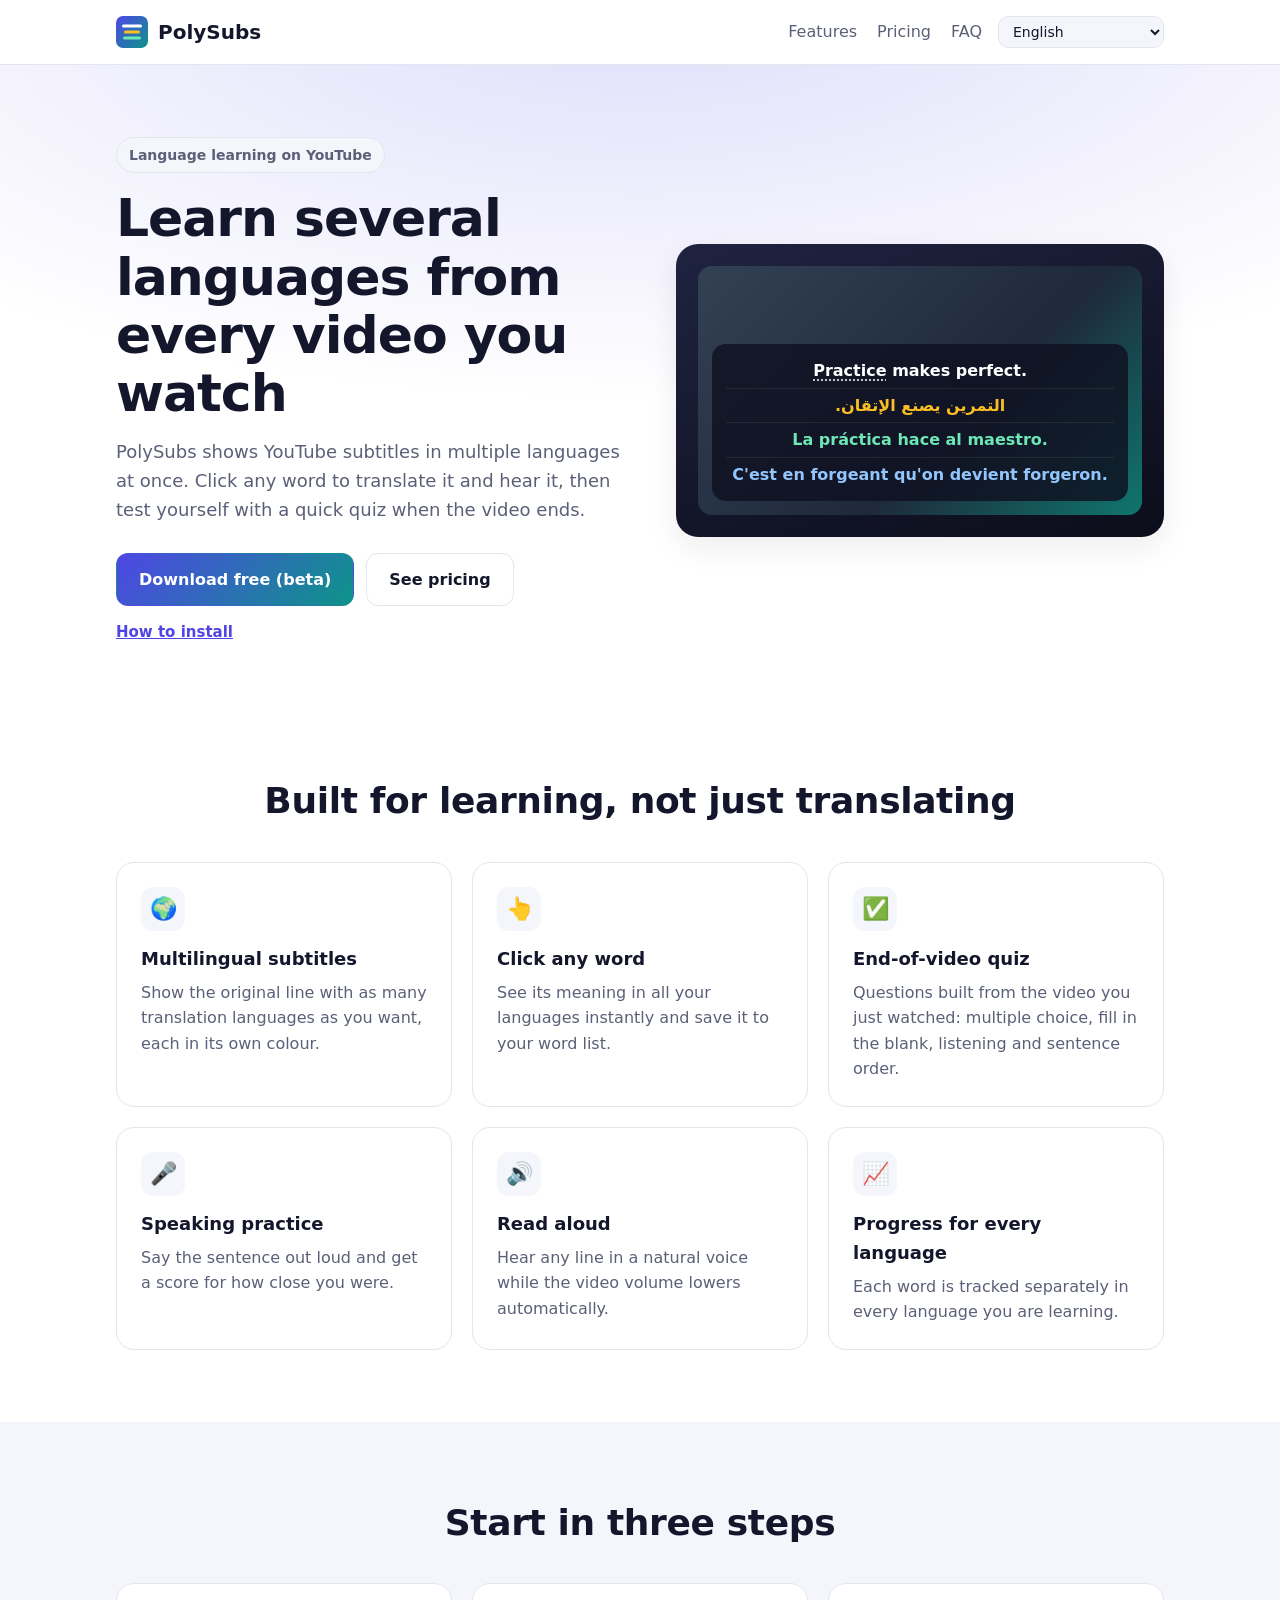
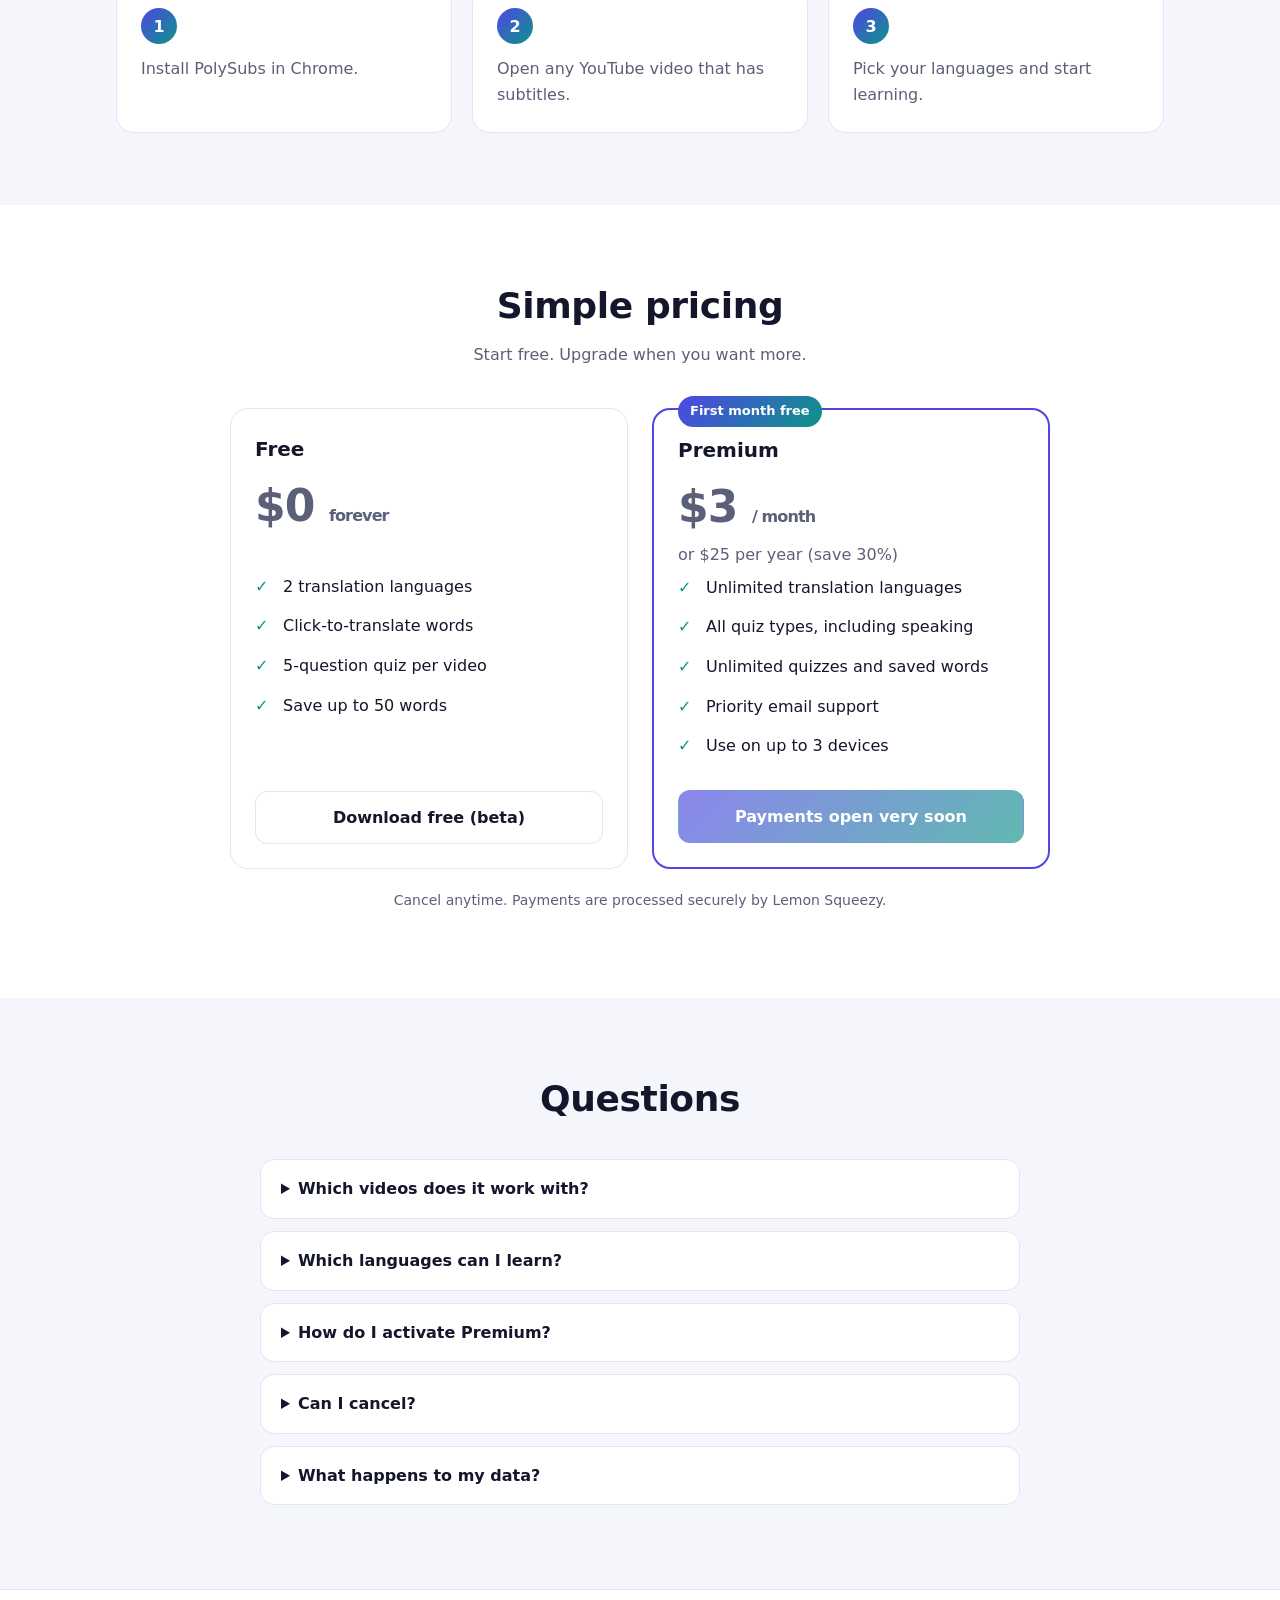
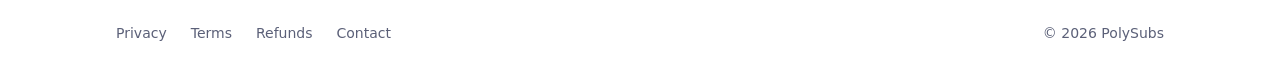
<file: index.html>
<!doctype html>
<html lang="en" dir="ltr">
<head>
  <meta charset="utf-8">
  <meta name="viewport" content="width=device-width, initial-scale=1">
  <title>PolySubs – Multilingual Subtitles & Language Learning</title>
  <meta name="description" content="Watch YouTube with subtitles in several languages at once. Click any word to translate it, take quick quizzes and practise speaking to learn languages faster.">
  <meta name="keywords" content="learn languages, YouTube subtitles, dual subtitles, multilingual subtitles, language learning extension, Chrome extension, vocabulary quiz">
  <link rel="canonical" href="https://ngsnewgenservice-tech.github.io/">
  <link rel="icon" href="assets/icon.svg" type="image/svg+xml">
  <meta property="og:type" content="website">
  <meta property="og:title" content="PolySubs – Multilingual Subtitles & Language Learning">
  <meta property="og:description" content="Subtitles in several languages at once, click-to-translate words and end-of-video quizzes.">
  <meta property="og:url" content="https://ngsnewgenservice-tech.github.io/">
  <meta property="og:image" content="https://ngsnewgenservice-tech.github.io/assets/icon.svg">
  <link rel="alternate" hreflang="x-default" href="https://ngsnewgenservice-tech.github.io/">
  <link rel="alternate" hreflang="en" href="https://ngsnewgenservice-tech.github.io/?lang=en">
  <link rel="alternate" hreflang="ar" href="https://ngsnewgenservice-tech.github.io/?lang=ar">
  <link rel="alternate" hreflang="es" href="https://ngsnewgenservice-tech.github.io/?lang=es">
  <link rel="alternate" hreflang="fr" href="https://ngsnewgenservice-tech.github.io/?lang=fr">
  <link rel="alternate" hreflang="pt" href="https://ngsnewgenservice-tech.github.io/?lang=pt">
  <link rel="alternate" hreflang="zh" href="https://ngsnewgenservice-tech.github.io/?lang=zh">
  <link rel="alternate" hreflang="hi" href="https://ngsnewgenservice-tech.github.io/?lang=hi">
  <link rel="alternate" hreflang="ru" href="https://ngsnewgenservice-tech.github.io/?lang=ru">
  <link rel="alternate" hreflang="id" href="https://ngsnewgenservice-tech.github.io/?lang=id">
  <link rel="alternate" hreflang="de" href="https://ngsnewgenservice-tech.github.io/?lang=de">
  <link rel="stylesheet" href="assets/style.css">
  <script type="application/ld+json">
  {
    "@context": "https://schema.org",
    "@type": "SoftwareApplication",
    "name": "PolySubs",
    "applicationCategory": "EducationalApplication",
    "operatingSystem": "Chrome",
    "description": "Chrome extension that shows YouTube subtitles in several languages at once, with click-to-translate words and end-of-video quizzes for language learning.",
    "offers": [
      { "@type": "Offer", "name": "Free", "price": "0", "priceCurrency": "USD" },
      { "@type": "Offer", "name": "Premium monthly", "price": "3", "priceCurrency": "USD" },
      { "@type": "Offer", "name": "Premium yearly", "price": "25", "priceCurrency": "USD" }
    ]
  }
  </script>
</head>
<body>
  <header class="top">
    <div class="wrap">
      <a class="logo" href="./"><img src="assets/icon.svg" alt="">PolySubs</a>
      <nav class="links">
        <a href="#features" data-i18n="nav_features">Features</a>
        <a href="#pricing" data-i18n="nav_pricing">Pricing</a>
        <a href="#faq" data-i18n="nav_faq">FAQ</a>
      </nav>
      <label class="lang-pick">
        <span class="sr" hidden data-i18n="lang_label">Language</span>
        <select id="lang" aria-label="Language"></select>
      </label>
    </div>
  </header>

  <main>
    <section class="hero">
      <div class="wrap">
        <div>
          <span class="tag" data-i18n="hero_tag">Language learning on YouTube</span>
          <h1 data-i18n="hero_title">Learn several languages from every video you watch</h1>
          <p class="sub" data-i18n="hero_sub">PolySubs shows YouTube subtitles in multiple languages at once.</p>
          <div class="cta-row">
            <a class="btn primary js-install" href="#" data-i18n="cta_install">Add to Chrome — free</a>
            <a class="btn ghost" href="#pricing" data-i18n="hero_cta2">See pricing</a>
          </div>
          <p class="howto"><a class="js-howto" href="install.html" data-i18n="install_help">How to install</a></p>
        </div>
        <div class="demo" dir="ltr" aria-hidden="true">
          <div class="screen">
            <div class="box">
              <div class="ln o"><span class="word">Practice</span> makes perfect.</div>
              <div class="ln a">التمرين يصنع الإتقان.</div>
              <div class="ln b">La práctica hace al maestro.</div>
              <div class="ln c">C'est en forgeant qu'on devient forgeron.</div>
            </div>
          </div>
        </div>
      </div>
    </section>

    <section class="block" id="features">
      <div class="wrap">
        <h2 class="title" data-i18n="feat_title">Built for learning, not just translating</h2>
        <div class="grid">
          <div class="card"><div class="ico">🌍</div><h3 data-i18n="f1_t"></h3><p data-i18n="f1_d"></p></div>
          <div class="card"><div class="ico">👆</div><h3 data-i18n="f2_t"></h3><p data-i18n="f2_d"></p></div>
          <div class="card"><div class="ico">✅</div><h3 data-i18n="f3_t"></h3><p data-i18n="f3_d"></p></div>
          <div class="card"><div class="ico">🎤</div><h3 data-i18n="f4_t"></h3><p data-i18n="f4_d"></p></div>
          <div class="card"><div class="ico">🔊</div><h3 data-i18n="f5_t"></h3><p data-i18n="f5_d"></p></div>
          <div class="card"><div class="ico">📈</div><h3 data-i18n="f6_t"></h3><p data-i18n="f6_d"></p></div>
        </div>
      </div>
    </section>

    <section class="block soft">
      <div class="wrap">
        <h2 class="title" data-i18n="how_title">Start in three steps</h2>
        <div class="steps">
          <div class="card"><p data-i18n="s1"></p></div>
          <div class="card"><p data-i18n="s2"></p></div>
          <div class="card"><p data-i18n="s3"></p></div>
        </div>
      </div>
    </section>

    <section class="block" id="pricing">
      <div class="wrap">
        <h2 class="title" data-i18n="price_title">Simple pricing</h2>
        <p class="lead" data-i18n="price_sub"></p>
        <div class="plans">
          <div class="card plan">
            <h3 data-i18n="free_name">Free</h3>
            <p class="price">$0 <small data-i18n="free_per">forever</small></p>
            <p class="price-alt">&nbsp;</p>
            <ul>
              <li data-i18n="free_1"></li>
              <li data-i18n="free_2"></li>
              <li data-i18n="free_3"></li>
              <li data-i18n="free_4"></li>
            </ul>
            <a class="btn ghost full js-install" href="#" data-i18n="cta_install">Add to Chrome — free</a>
          </div>
          <div class="card plan pro">
            <span class="badge" data-i18n="pro_badge">First month free</span>
            <h3 data-i18n="pro_name">Premium</h3>
            <p class="price">$3 <small data-i18n="per_month">/ month</small></p>
            <p class="price-alt" data-i18n="pro_year">or $25 per year (save 30%)</p>
            <ul>
              <li data-i18n="pro_1"></li>
              <li data-i18n="pro_2"></li>
              <li data-i18n="pro_3"></li>
              <li data-i18n="pro_4"></li>
              <li data-i18n="pro_5"></li>
            </ul>
            <a class="btn primary full js-pro" href="#" data-i18n="pro_get">Get Premium · first month free</a>
          </div>
        </div>
        <p class="note" data-i18n="price_note"></p>
      </div>
    </section>

    <section class="block soft" id="faq">
      <div class="wrap">
        <h2 class="title" data-i18n="faq_title">Questions</h2>
        <div class="faq">
          <details><summary data-i18n="q1"></summary><p data-i18n="a1"></p></details>
          <details><summary data-i18n="q2"></summary><p data-i18n="a2"></p></details>
          <details><summary data-i18n="q3"></summary><p data-i18n="a3"></p></details>
          <details><summary data-i18n="q4"></summary><p data-i18n="a4"></p></details>
          <details><summary data-i18n="q5"></summary><p data-i18n="a5"></p></details>
        </div>
      </div>
    </section>
  </main>

  <footer>
    <div class="wrap">
      <a href="privacy.html" data-i18n="ft_privacy">Privacy</a>
      <a href="terms.html" data-i18n="ft_terms">Terms</a>
      <a href="refund.html" data-i18n="ft_refund">Refunds</a>
      <a class="js-mail" href="#" data-i18n="ft_contact">Contact</a>
      <span class="copy">© 2026 PolySubs</span>
    </div>
  </footer>

  <script src="assets/config.js"></script>
  <script src="assets/i18n.js"></script>
  <script src="assets/app.js"></script>
</body>
</html>
</file>
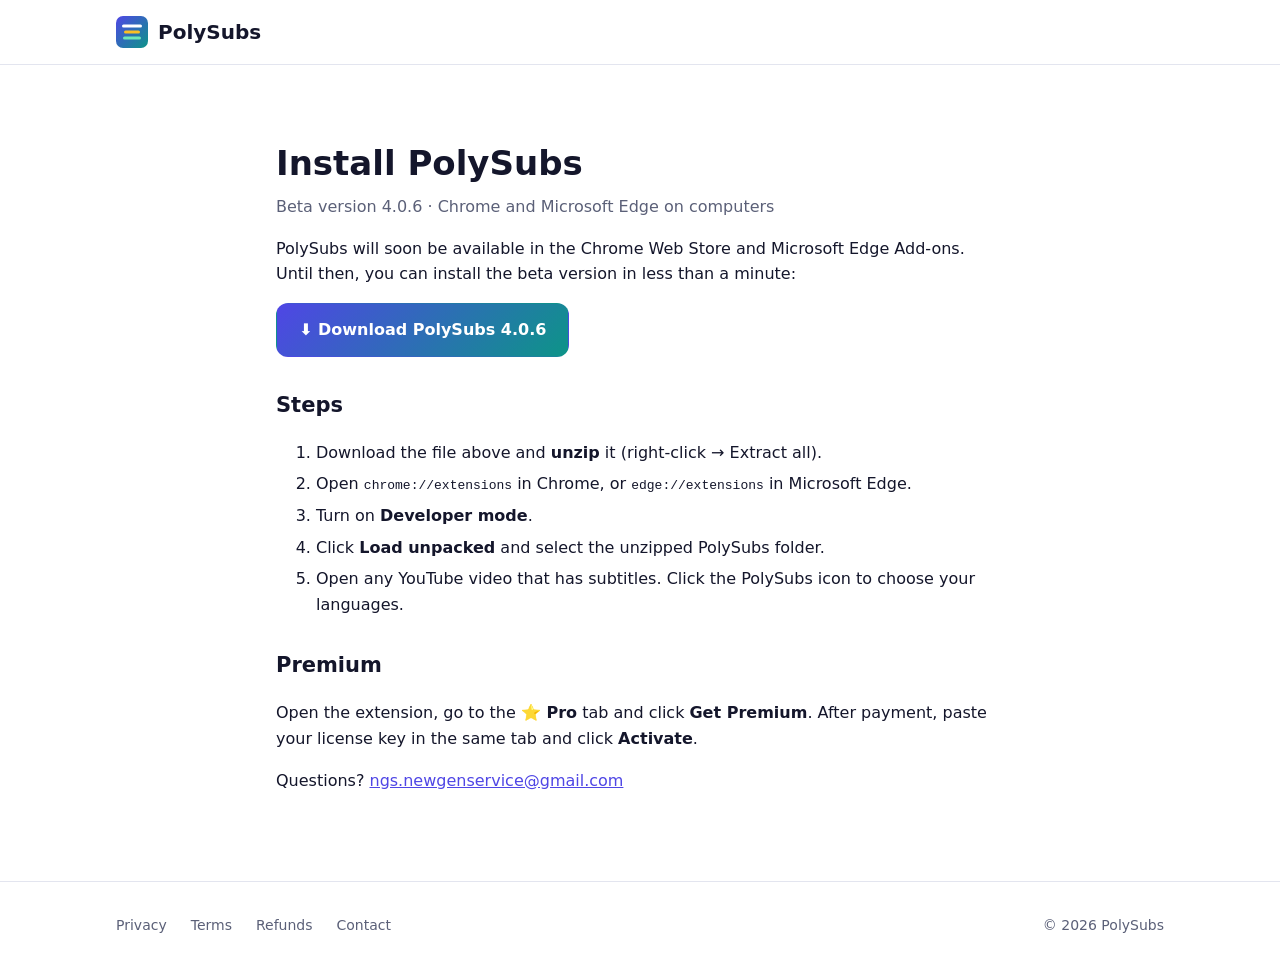
<file: install.html>
<!doctype html>
<html lang="en">
<head>
  <meta charset="utf-8">
  <meta name="viewport" content="width=device-width, initial-scale=1">
  <title>Install PolySubs</title>
  <meta name="description" content="How to install the PolySubs extension in Chrome or Microsoft Edge.">
  <link rel="icon" href="assets/icon.svg" type="image/svg+xml">
  <link rel="stylesheet" href="assets/style.css">
</head>
<body>
  <header class="top"><div class="wrap"><a class="logo" href="./"><img src="assets/icon.svg" alt="">PolySubs</a></div></header>
  <main class="legal">
    <h1>Install PolySubs</h1>
    <p class="date">Beta version 4.0.6 · Chrome and Microsoft Edge on computers</p>
    <p>PolySubs will soon be available in the Chrome Web Store and Microsoft Edge Add-ons. Until then, you can install the beta version in less than a minute:</p>
    <p><a class="btn primary" href="downloads/polysubs-4.0.6.zip" download>⬇ Download PolySubs 4.0.6</a></p>
    <h2>Steps</h2>
    <ol>
      <li>Download the file above and <strong>unzip</strong> it (right-click → Extract all).</li>
      <li>Open <code>chrome://extensions</code> in Chrome, or <code>edge://extensions</code> in Microsoft Edge.</li>
      <li>Turn on <strong>Developer mode</strong>.</li>
      <li>Click <strong>Load unpacked</strong> and select the unzipped PolySubs folder.</li>
      <li>Open any YouTube video that has subtitles. Click the PolySubs icon to choose your languages.</li>
    </ol>
    <h2>Premium</h2>
    <p>Open the extension, go to the <strong>⭐ Pro</strong> tab and click <strong>Get Premium</strong>. After payment, paste your license key in the same tab and click <strong>Activate</strong>.</p>
    <p>Questions? <a href="mailto:ngs.newgenservice@gmail.com">ngs.newgenservice@gmail.com</a></p>
  </main>
  <footer><div class="wrap"><a href="privacy.html">Privacy</a><a href="terms.html">Terms</a><a href="refund.html">Refunds</a><a href="mailto:ngs.newgenservice@gmail.com">Contact</a><span class="copy">© 2026 PolySubs</span></div></footer>
</body>
</html>
</file>
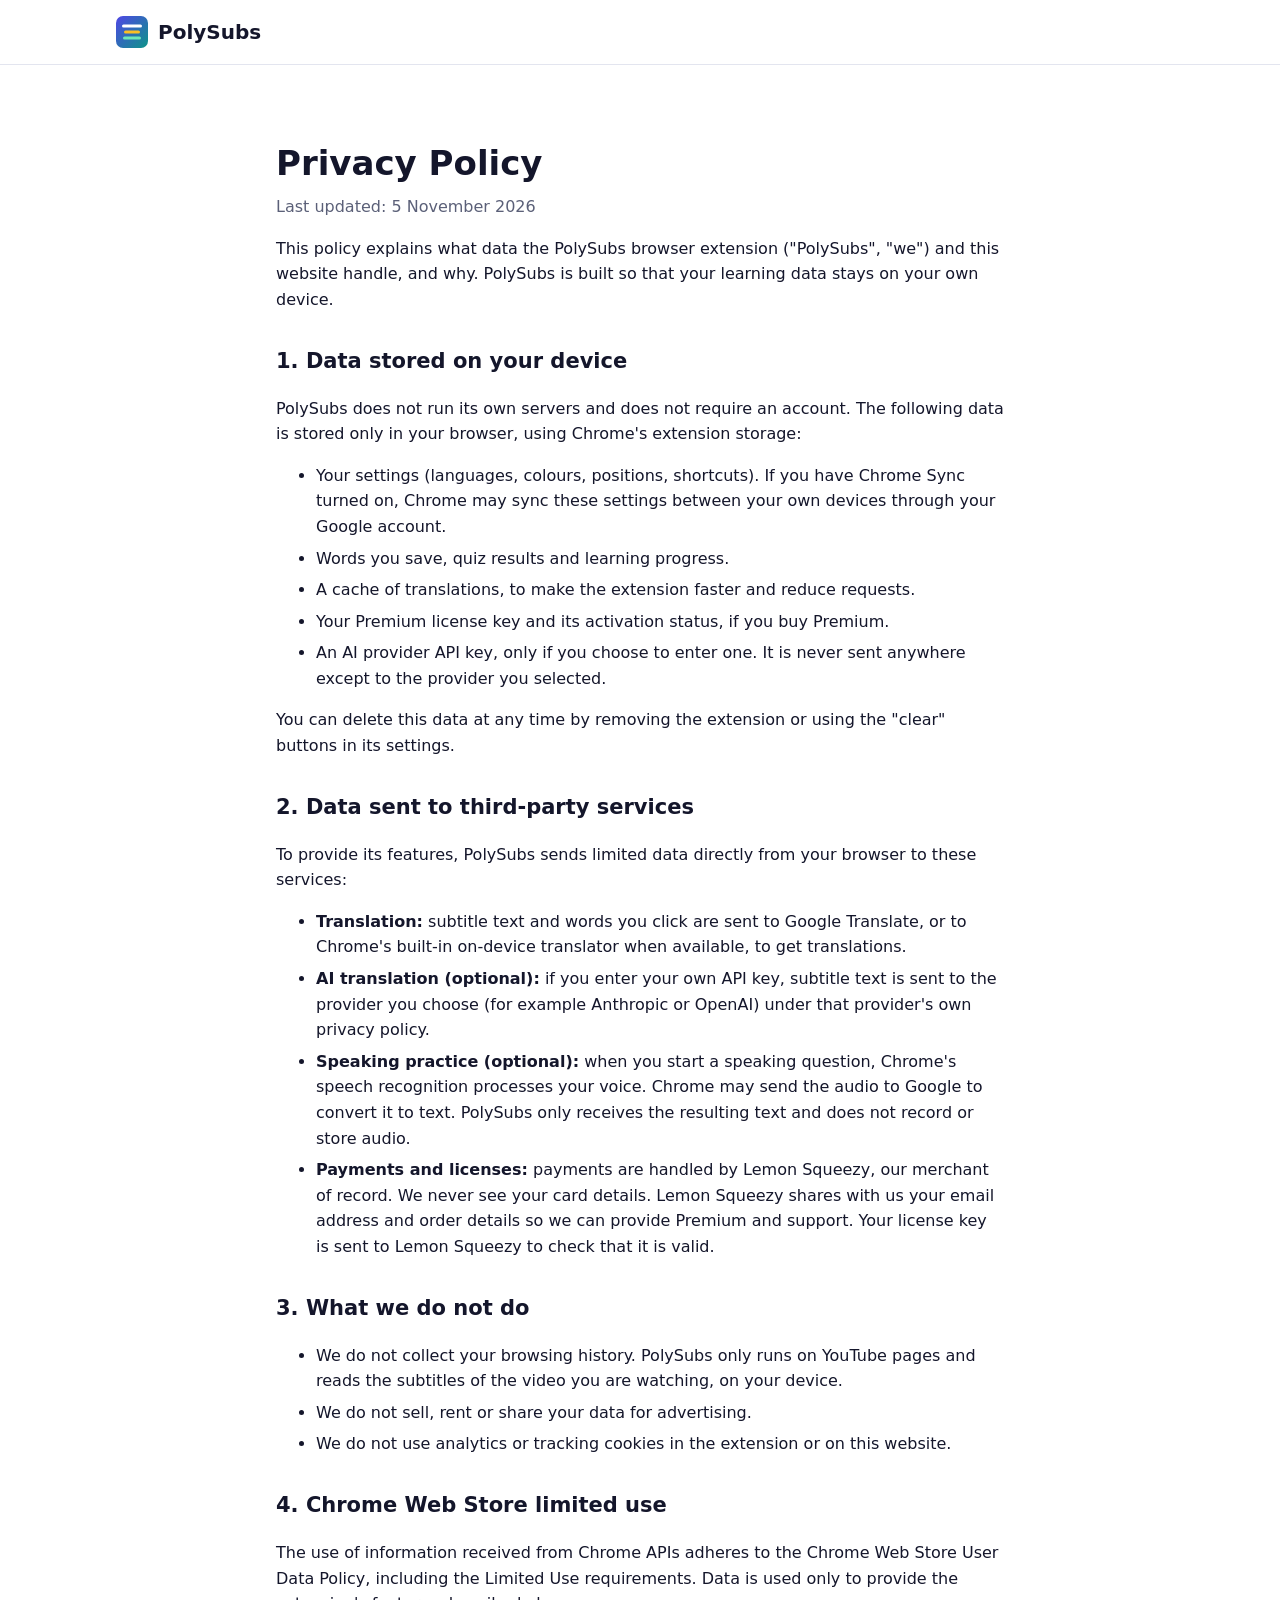
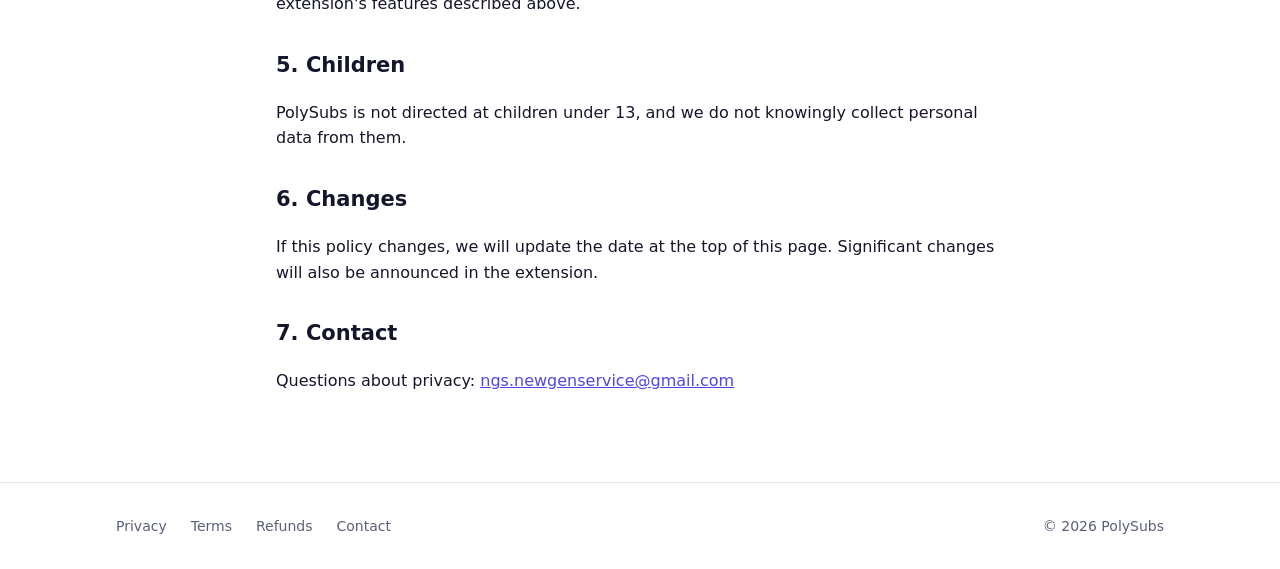
<file: privacy.html>
<!doctype html>
<html lang="en">
<head>
  <meta charset="utf-8">
  <meta name="viewport" content="width=device-width, initial-scale=1">
  <title>Privacy Policy – PolySubs</title>
  <meta name="description" content="How the PolySubs Chrome extension handles your data.">
  <link rel="icon" href="assets/icon.svg" type="image/svg+xml">
  <link rel="stylesheet" href="assets/style.css">
</head>
<body>
  <header class="top"><div class="wrap"><a class="logo" href="./"><img src="assets/icon.svg" alt="">PolySubs</a></div></header>
  <main class="legal">
    <h1>Privacy Policy</h1>
    <p class="date">Last updated: 5 November 2026</p>

    <p>This policy explains what data the PolySubs browser extension ("PolySubs", "we") and this website handle, and why. PolySubs is built so that your learning data stays on your own device.</p>

    <h2>1. Data stored on your device</h2>
    <p>PolySubs does not run its own servers and does not require an account. The following data is stored only in your browser, using Chrome's extension storage:</p>
    <ul>
      <li>Your settings (languages, colours, positions, shortcuts). If you have Chrome Sync turned on, Chrome may sync these settings between your own devices through your Google account.</li>
      <li>Words you save, quiz results and learning progress.</li>
      <li>A cache of translations, to make the extension faster and reduce requests.</li>
      <li>Your Premium license key and its activation status, if you buy Premium.</li>
      <li>An AI provider API key, only if you choose to enter one. It is never sent anywhere except to the provider you selected.</li>
    </ul>
    <p>You can delete this data at any time by removing the extension or using the "clear" buttons in its settings.</p>

    <h2>2. Data sent to third-party services</h2>
    <p>To provide its features, PolySubs sends limited data directly from your browser to these services:</p>
    <ul>
      <li><strong>Translation:</strong> subtitle text and words you click are sent to Google Translate, or to Chrome's built-in on-device translator when available, to get translations.</li>
      <li><strong>AI translation (optional):</strong> if you enter your own API key, subtitle text is sent to the provider you choose (for example Anthropic or OpenAI) under that provider's own privacy policy.</li>
      <li><strong>Speaking practice (optional):</strong> when you start a speaking question, Chrome's speech recognition processes your voice. Chrome may send the audio to Google to convert it to text. PolySubs only receives the resulting text and does not record or store audio.</li>
      <li><strong>Payments and licenses:</strong> payments are handled by Lemon Squeezy, our merchant of record. We never see your card details. Lemon Squeezy shares with us your email address and order details so we can provide Premium and support. Your license key is sent to Lemon Squeezy to check that it is valid.</li>
    </ul>

    <h2>3. What we do not do</h2>
    <ul>
      <li>We do not collect your browsing history. PolySubs only runs on YouTube pages and reads the subtitles of the video you are watching, on your device.</li>
      <li>We do not sell, rent or share your data for advertising.</li>
      <li>We do not use analytics or tracking cookies in the extension or on this website.</li>
    </ul>

    <h2>4. Chrome Web Store limited use</h2>
    <p>The use of information received from Chrome APIs adheres to the Chrome Web Store User Data Policy, including the Limited Use requirements. Data is used only to provide the extension's features described above.</p>

    <h2>5. Children</h2>
    <p>PolySubs is not directed at children under 13, and we do not knowingly collect personal data from them.</p>

    <h2>6. Changes</h2>
    <p>If this policy changes, we will update the date at the top of this page. Significant changes will also be announced in the extension.</p>

    <h2>7. Contact</h2>
    <p>Questions about privacy: <a href="mailto:ngs.newgenservice@gmail.com">ngs.newgenservice@gmail.com</a></p>
  </main>
  <footer><div class="wrap"><a href="privacy.html">Privacy</a><a href="terms.html">Terms</a><a href="refund.html">Refunds</a><a href="mailto:ngs.newgenservice@gmail.com">Contact</a><span class="copy">© 2026 PolySubs</span></div></footer>
</body>
</html>
</file>
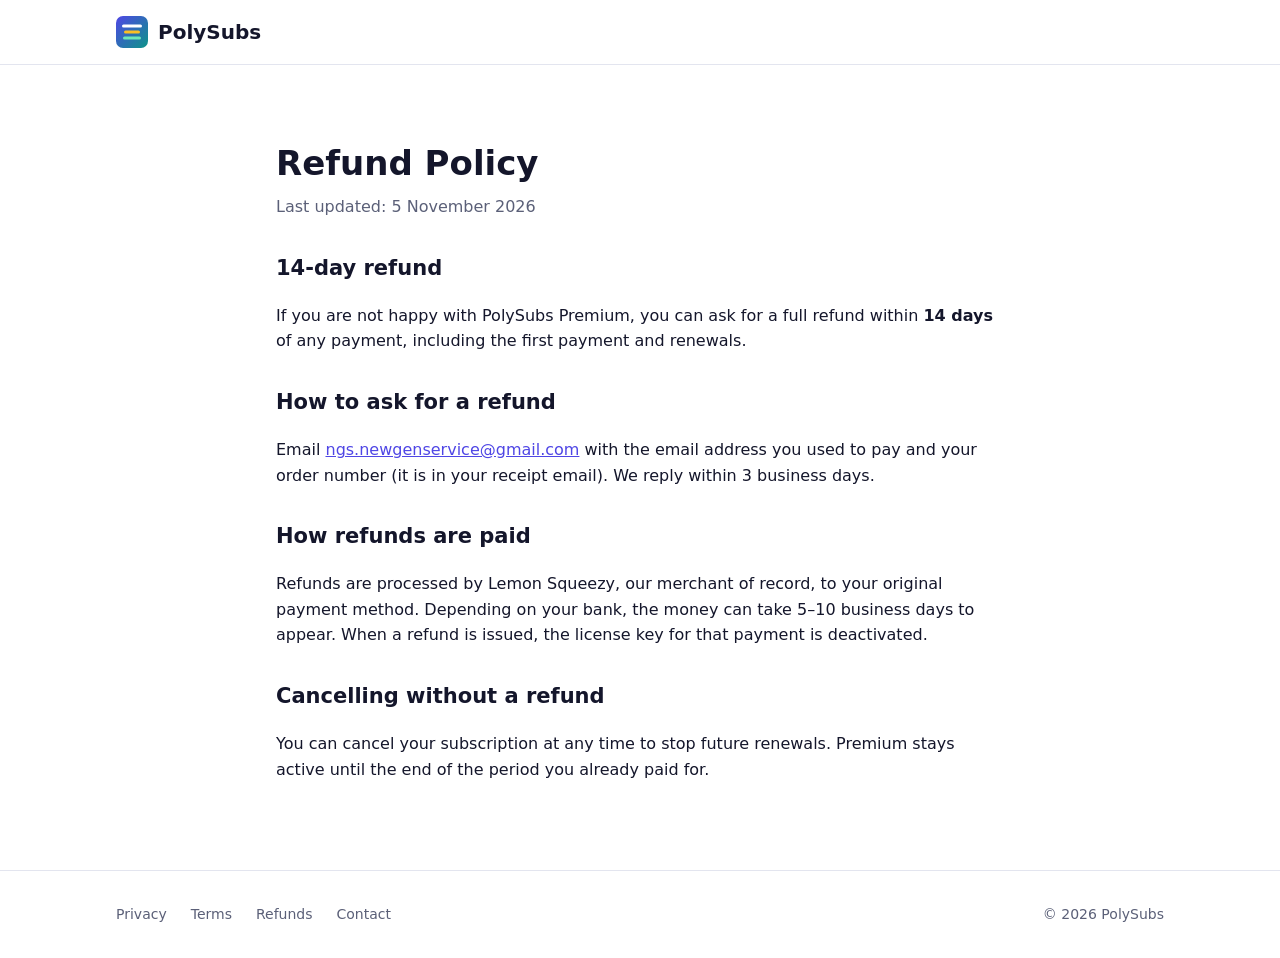
<file: refund.html>
<!doctype html>
<html lang="en">
<head>
  <meta charset="utf-8">
  <meta name="viewport" content="width=device-width, initial-scale=1">
  <title>Refund Policy – PolySubs</title>
  <meta name="description" content="Refund policy for PolySubs Premium.">
  <link rel="icon" href="assets/icon.svg" type="image/svg+xml">
  <link rel="stylesheet" href="assets/style.css">
</head>
<body>
  <header class="top"><div class="wrap"><a class="logo" href="./"><img src="assets/icon.svg" alt="">PolySubs</a></div></header>
  <main class="legal">
    <h1>Refund Policy</h1>
    <p class="date">Last updated: 5 November 2026</p>

    <h2>14-day refund</h2>
    <p>If you are not happy with PolySubs Premium, you can ask for a full refund within <strong>14 days</strong> of any payment, including the first payment and renewals.</p>

    <h2>How to ask for a refund</h2>
    <p>Email <a href="mailto:ngs.newgenservice@gmail.com">ngs.newgenservice@gmail.com</a> with the email address you used to pay and your order number (it is in your receipt email). We reply within 3 business days.</p>

    <h2>How refunds are paid</h2>
    <p>Refunds are processed by Lemon Squeezy, our merchant of record, to your original payment method. Depending on your bank, the money can take 5–10 business days to appear. When a refund is issued, the license key for that payment is deactivated.</p>

    <h2>Cancelling without a refund</h2>
    <p>You can cancel your subscription at any time to stop future renewals. Premium stays active until the end of the period you already paid for.</p>
  </main>
  <footer><div class="wrap"><a href="privacy.html">Privacy</a><a href="terms.html">Terms</a><a href="refund.html">Refunds</a><a href="mailto:ngs.newgenservice@gmail.com">Contact</a><span class="copy">© 2026 PolySubs</span></div></footer>
</body>
</html>
</file>
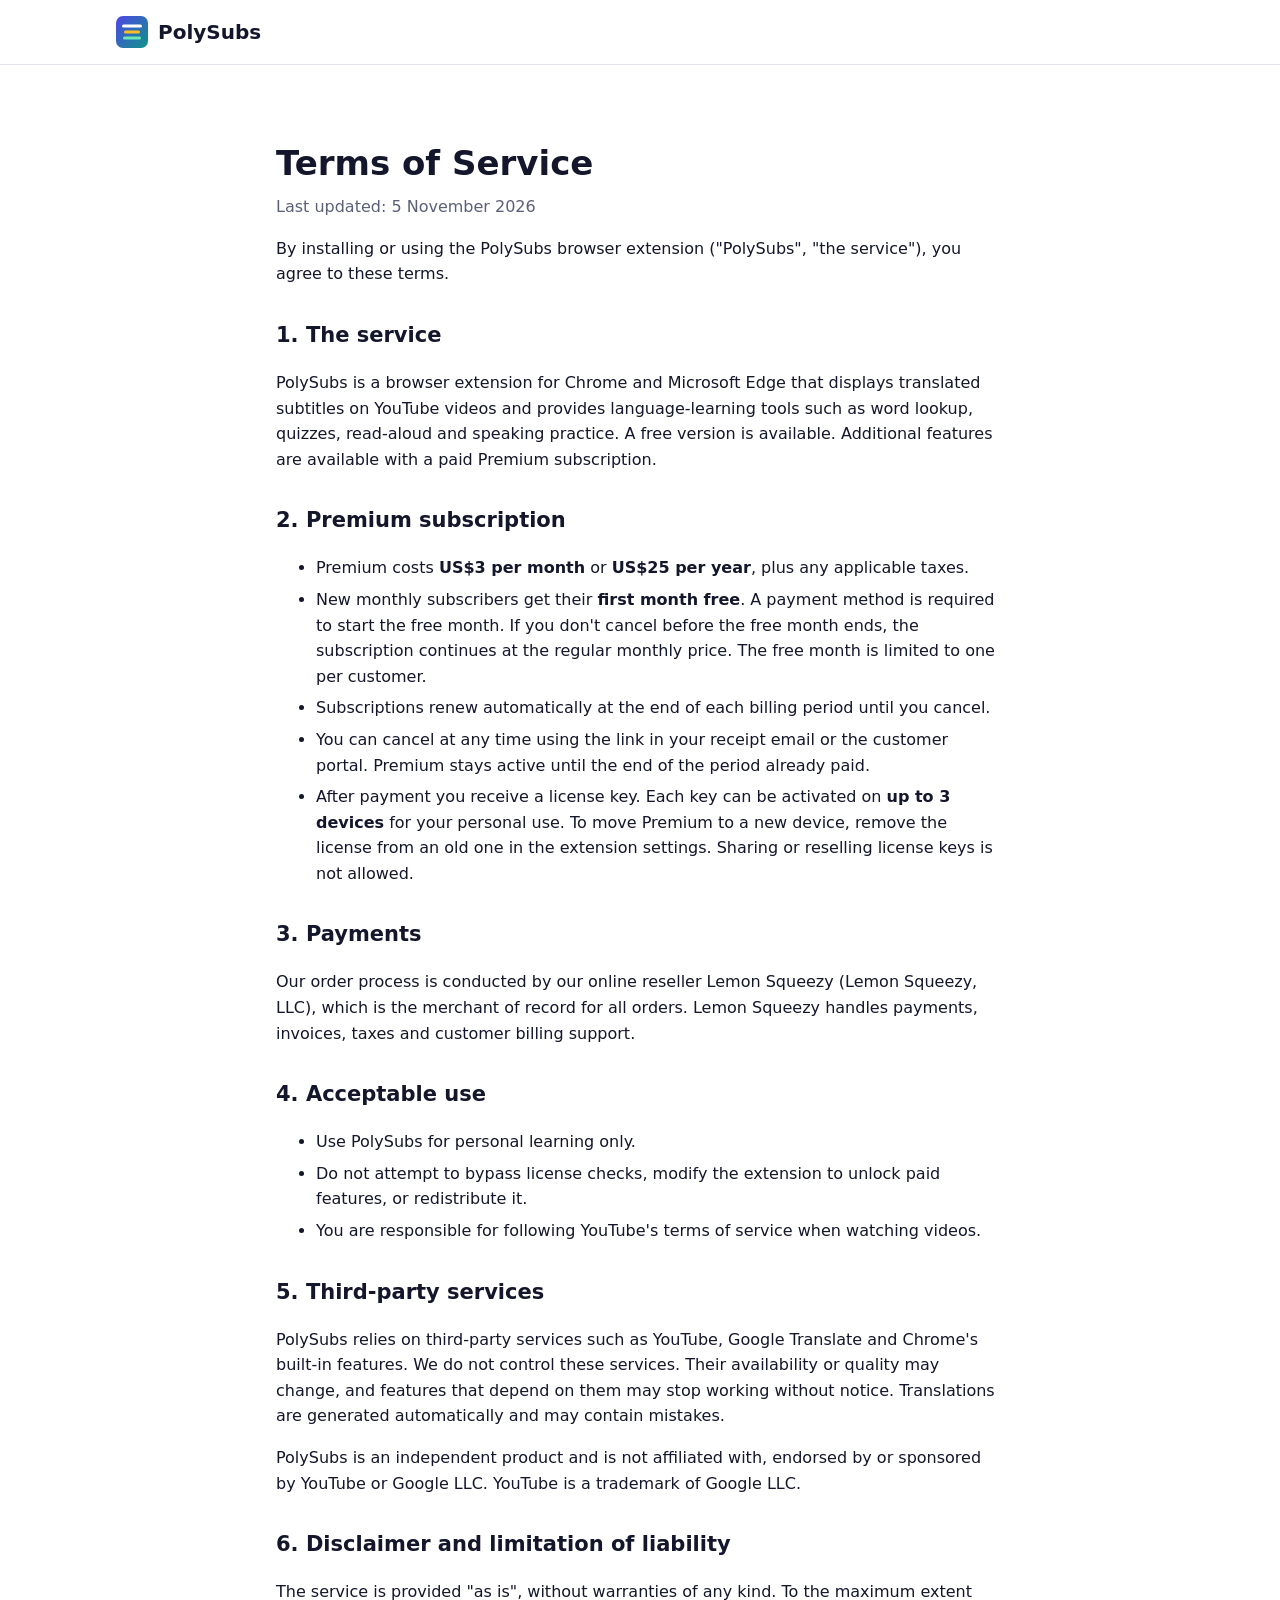
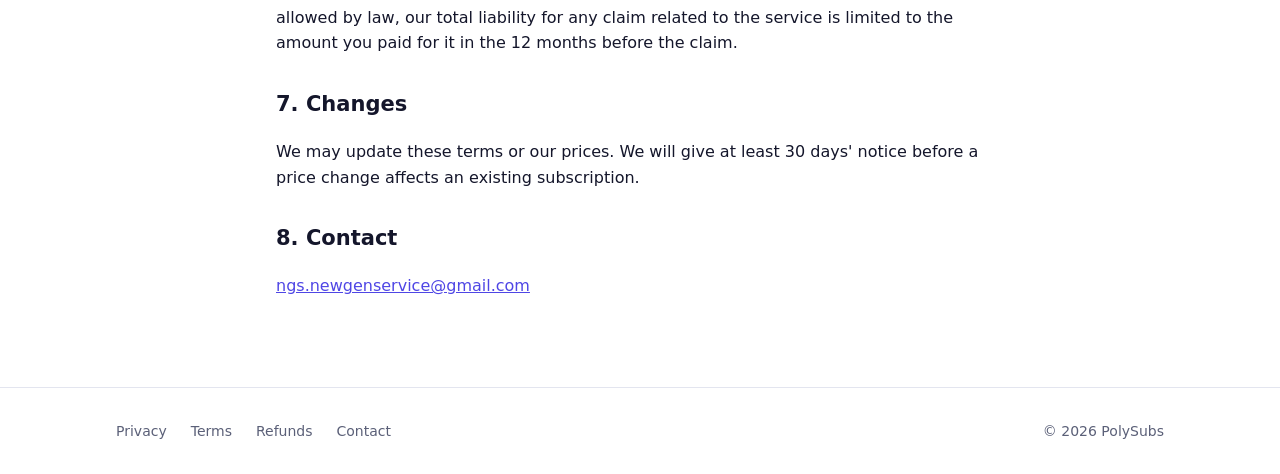
<file: terms.html>
<!doctype html>
<html lang="en">
<head>
  <meta charset="utf-8">
  <meta name="viewport" content="width=device-width, initial-scale=1">
  <title>Terms of Service – PolySubs</title>
  <meta name="description" content="Terms of service for the PolySubs Chrome extension and Premium subscription.">
  <link rel="icon" href="assets/icon.svg" type="image/svg+xml">
  <link rel="stylesheet" href="assets/style.css">
</head>
<body>
  <header class="top"><div class="wrap"><a class="logo" href="./"><img src="assets/icon.svg" alt="">PolySubs</a></div></header>
  <main class="legal">
    <h1>Terms of Service</h1>
    <p class="date">Last updated: 5 November 2026</p>

    <p>By installing or using the PolySubs browser extension ("PolySubs", "the service"), you agree to these terms.</p>

    <h2>1. The service</h2>
    <p>PolySubs is a browser extension for Chrome and Microsoft Edge that displays translated subtitles on YouTube videos and provides language-learning tools such as word lookup, quizzes, read-aloud and speaking practice. A free version is available. Additional features are available with a paid Premium subscription.</p>

    <h2>2. Premium subscription</h2>
    <ul>
      <li>Premium costs <strong>US$3 per month</strong> or <strong>US$25 per year</strong>, plus any applicable taxes.</li>
      <li>New monthly subscribers get their <strong>first month free</strong>. A payment method is required to start the free month. If you don't cancel before the free month ends, the subscription continues at the regular monthly price. The free month is limited to one per customer.</li>
      <li>Subscriptions renew automatically at the end of each billing period until you cancel.</li>
      <li>You can cancel at any time using the link in your receipt email or the customer portal. Premium stays active until the end of the period already paid.</li>
      <li>After payment you receive a license key. Each key can be activated on <strong>up to 3 devices</strong> for your personal use. To move Premium to a new device, remove the license from an old one in the extension settings. Sharing or reselling license keys is not allowed.</li>
    </ul>

    <h2>3. Payments</h2>
    <p>Our order process is conducted by our online reseller Lemon Squeezy (Lemon Squeezy, LLC), which is the merchant of record for all orders. Lemon Squeezy handles payments, invoices, taxes and customer billing support.</p>

    <h2>4. Acceptable use</h2>
    <ul>
      <li>Use PolySubs for personal learning only.</li>
      <li>Do not attempt to bypass license checks, modify the extension to unlock paid features, or redistribute it.</li>
      <li>You are responsible for following YouTube's terms of service when watching videos.</li>
    </ul>

    <h2>5. Third-party services</h2>
    <p>PolySubs relies on third-party services such as YouTube, Google Translate and Chrome's built-in features. We do not control these services. Their availability or quality may change, and features that depend on them may stop working without notice. Translations are generated automatically and may contain mistakes.</p>
    <p>PolySubs is an independent product and is not affiliated with, endorsed by or sponsored by YouTube or Google LLC. YouTube is a trademark of Google LLC.</p>

    <h2>6. Disclaimer and limitation of liability</h2>
    <p>The service is provided "as is", without warranties of any kind. To the maximum extent allowed by law, our total liability for any claim related to the service is limited to the amount you paid for it in the 12 months before the claim.</p>

    <h2>7. Changes</h2>
    <p>We may update these terms or our prices. We will give at least 30 days' notice before a price change affects an existing subscription.</p>

    <h2>8. Contact</h2>
    <p><a href="mailto:ngs.newgenservice@gmail.com">ngs.newgenservice@gmail.com</a></p>
  </main>
  <footer><div class="wrap"><a href="privacy.html">Privacy</a><a href="terms.html">Terms</a><a href="refund.html">Refunds</a><a href="mailto:ngs.newgenservice@gmail.com">Contact</a><span class="copy">© 2026 PolySubs</span></div></footer>
</body>
</html>
</file>
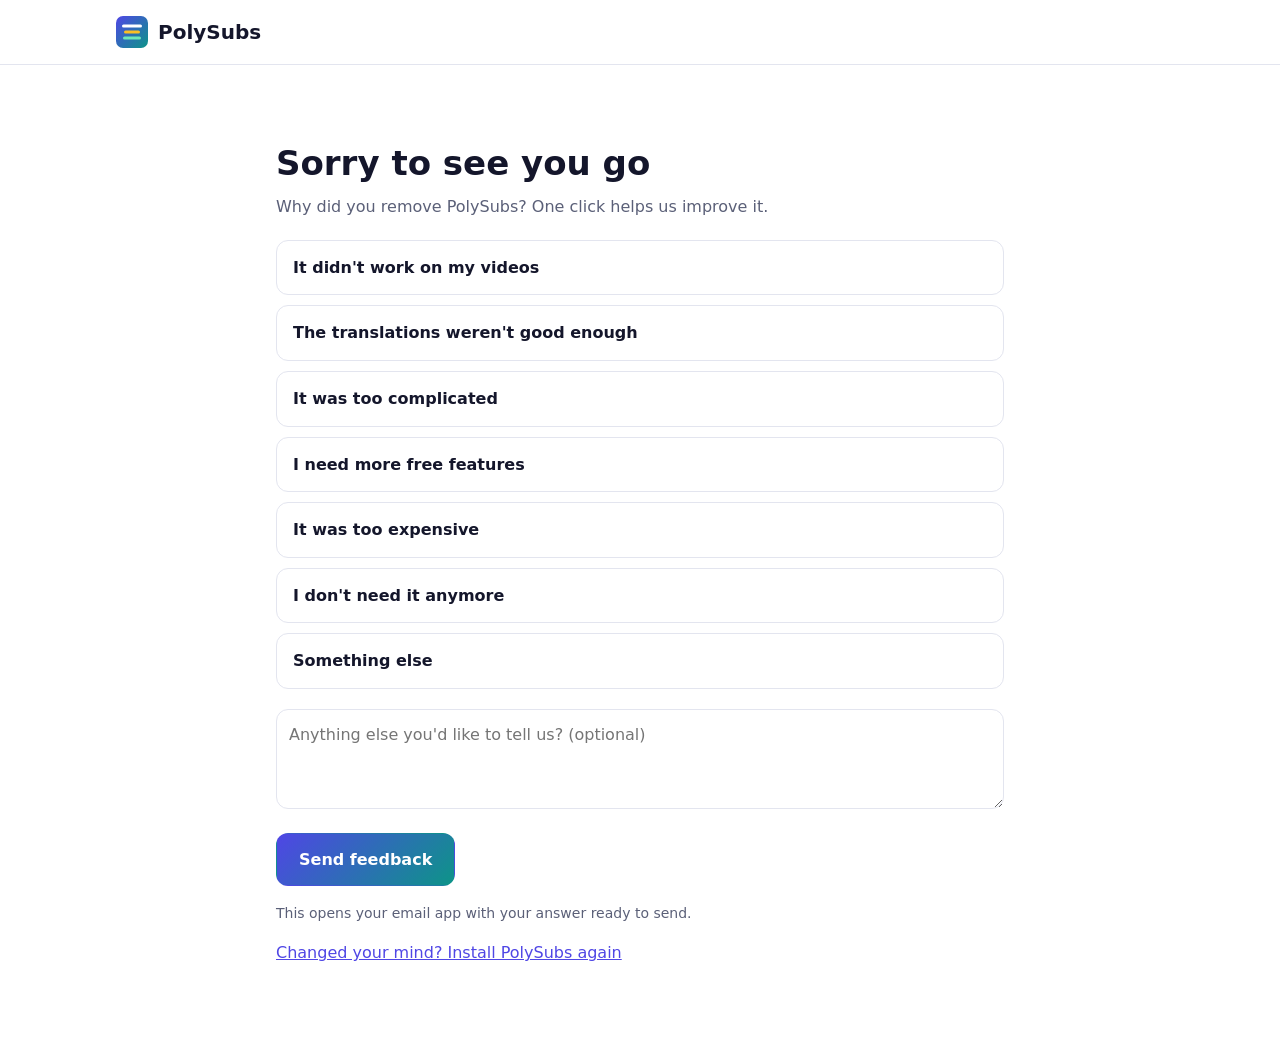
<file: uninstall.html>
<!doctype html>
<html lang="en">
<head>
  <meta charset="utf-8">
  <meta name="viewport" content="width=device-width, initial-scale=1">
  <title>PolySubs Feedback</title>
  <meta name="robots" content="noindex">
  <link rel="icon" href="assets/icon.svg" type="image/svg+xml">
  <link rel="stylesheet" href="assets/style.css">
  <style>
    .reasons { display: grid; gap: 10px; margin: 20px 0; }
    .reason { text-align: start; padding: 14px 16px; border-radius: 12px; border: 1px solid var(--line); background: var(--card); color: var(--text); font: inherit; font-weight: 600; cursor: pointer; }
    .reason.on { border-color: var(--brand); box-shadow: 0 0 0 2px color-mix(in srgb, var(--brand) 35%, transparent); }
    textarea { width: 100%; min-height: 100px; padding: 12px; border-radius: 12px; border: 1px solid var(--line); background: var(--card); color: var(--text); font: inherit; }
    .small { color: var(--muted); font-size: 14px; }
  </style>
</head>
<body>
  <header class="top"><div class="wrap"><a class="logo" href="./"><img src="assets/icon.svg" alt="">PolySubs</a></div></header>
  <main class="legal">
    <h1 id="t_title"></h1>
    <p class="date" id="t_sub"></p>
    <div class="reasons" id="reasons"></div>
    <textarea id="more"></textarea>
    <p><button class="btn primary" id="send" type="button"></button></p>
    <p class="small" id="t_note"></p>
    <p><a href="install.html" id="t_back"></a></p>
  </main>
  <script>
  (function () {
    var T = {
      en: { title: "Sorry to see you go", sub: "Why did you remove PolySubs? One click helps us improve it.", r: ["It didn't work on my videos", "The translations weren't good enough", "It was too complicated", "I need more free features", "It was too expensive", "I don't need it anymore", "Something else"], more: "Anything else you'd like to tell us? (optional)", send: "Send feedback", note: "This opens your email app with your answer ready to send.", back: "Changed your mind? Install PolySubs again" },
      ar: { title: "يؤسفنا رحيلك", sub: "لماذا حذفت PolySubs؟ نقرة واحدة تساعدنا على تحسينها.", r: ["لم تعمل على فيديوهاتي", "الترجمة لم تكن جيدة بما يكفي", "كانت معقدة", "أحتاج ميزات مجانية أكثر", "السعر مرتفع", "لم أعد أحتاجها", "سبب آخر"], more: "هل تريد إخبارنا بشيء آخر؟ (اختياري)", send: "إرسال الرأي", note: "سيفتح تطبيق البريد ورسالتك جاهزة للإرسال.", back: "غيّرت رأيك؟ ثبّت PolySubs من جديد" },
      es: { title: "Sentimos que te vayas", sub: "¿Por qué eliminaste PolySubs? Un clic nos ayuda a mejorar.", r: ["No funcionó en mis videos", "Las traducciones no eran buenas", "Era demasiado complicado", "Necesito más funciones gratis", "Era demasiado caro", "Ya no lo necesito", "Otro motivo"], more: "¿Algo más que quieras contarnos? (opcional)", send: "Enviar opinión", note: "Se abrirá tu correo con la respuesta lista para enviar.", back: "¿Cambiaste de idea? Instala PolySubs de nuevo" },
      fr: { title: "Désolés de vous voir partir", sub: "Pourquoi avez-vous retiré PolySubs ? Un clic nous aide à l'améliorer.", r: ["Ça ne marchait pas sur mes vidéos", "Les traductions n'étaient pas assez bonnes", "C'était trop compliqué", "J'ai besoin de plus de fonctions gratuites", "C'était trop cher", "Je n'en ai plus besoin", "Autre raison"], more: "Autre chose à nous dire ? (facultatif)", send: "Envoyer l'avis", note: "Votre messagerie s'ouvrira avec la réponse prête à envoyer.", back: "Vous avez changé d'avis ? Réinstallez PolySubs" },
      pt: { title: "Que pena que você vai embora", sub: "Por que você removeu o PolySubs? Um clique nos ajuda a melhorar.", r: ["Não funcionou nos meus vídeos", "As traduções não eram boas", "Era complicado demais", "Preciso de mais recursos grátis", "Era caro demais", "Não preciso mais", "Outro motivo"], more: "Quer nos contar mais alguma coisa? (opcional)", send: "Enviar opinião", note: "Seu app de e-mail abrirá com a resposta pronta para enviar.", back: "Mudou de ideia? Instale o PolySubs de novo" },
      zh: { title: "很遗憾看到你离开", sub: "你为什么移除了 PolySubs？点一下就能帮助我们改进。", r: ["在我的视频上无法使用", "翻译质量不够好", "太复杂了", "需要更多免费功能", "价格太贵", "不再需要了", "其他原因"], more: "还有什么想告诉我们的吗？（可选）", send: "发送反馈", note: "将打开你的邮件应用，内容已准备好发送。", back: "改变主意了？重新安装 PolySubs" },
      hi: { title: "आपको जाते देख दुख है", sub: "आपने PolySubs क्यों हटाया? एक क्लिक हमें बेहतर बनाने में मदद करेगा।", r: ["मेरे वीडियो पर काम नहीं किया", "अनुवाद अच्छे नहीं थे", "बहुत जटिल था", "मुझे और मुफ़्त सुविधाएँ चाहिए", "बहुत महँगा था", "अब ज़रूरत नहीं है", "कोई और कारण"], more: "कुछ और बताना चाहेंगे? (वैकल्पिक)", send: "राय भेजें", note: "आपका ईमेल ऐप जवाब के साथ खुलेगा।", back: "मन बदल गया? PolySubs फिर से इंस्टॉल करें" },
      ru: { title: "Жаль, что вы уходите", sub: "Почему вы удалили PolySubs? Один клик поможет нам стать лучше.", r: ["Не работало на моих видео", "Переводы были недостаточно хорошими", "Слишком сложно", "Нужно больше бесплатных функций", "Слишком дорого", "Больше не нужно", "Другая причина"], more: "Хотите что-то добавить? (необязательно)", send: "Отправить отзыв", note: "Откроется почта с готовым ответом.", back: "Передумали? Установите PolySubs снова" },
      id: { title: "Sayang sekali kamu pergi", sub: "Kenapa kamu menghapus PolySubs? Satu klik membantu kami jadi lebih baik.", r: ["Tidak berfungsi di videoku", "Terjemahannya kurang bagus", "Terlalu rumit", "Butuh lebih banyak fitur gratis", "Terlalu mahal", "Sudah tidak butuh", "Alasan lain"], more: "Ada hal lain yang ingin disampaikan? (opsional)", send: "Kirim masukan", note: "Aplikasi email akan terbuka dengan jawaban siap dikirim.", back: "Berubah pikiran? Pasang PolySubs lagi" },
      de: { title: "Schade, dass du gehst", sub: "Warum hast du PolySubs entfernt? Ein Klick hilft uns, besser zu werden.", r: ["Es funktionierte nicht bei meinen Videos", "Die Übersetzungen waren nicht gut genug", "Zu kompliziert", "Ich brauche mehr kostenlose Funktionen", "Zu teuer", "Ich brauche es nicht mehr", "Anderer Grund"], more: "Möchtest du uns noch etwas sagen? (optional)", send: "Feedback senden", note: "Dein E-Mail-Programm öffnet sich mit der fertigen Antwort.", back: "Umentschieden? PolySubs erneut installieren" }
    };
    var q = new URLSearchParams(location.search);
    var lang = (q.get("ui") || navigator.language || "en").toLowerCase().split("-")[0];
    if (!T[lang]) lang = "en";
    var t = T[lang], picked = null;
    document.documentElement.lang = lang;
    document.documentElement.dir = lang === "ar" ? "rtl" : "ltr";
    document.getElementById("t_title").textContent = t.title;
    document.getElementById("t_sub").textContent = t.sub;
    document.getElementById("more").placeholder = t.more;
    document.getElementById("send").textContent = t.send;
    document.getElementById("t_note").textContent = t.note;
    document.getElementById("t_back").textContent = t.back;
    var box = document.getElementById("reasons");
    t.r.forEach(function (r, i) {
      var b = document.createElement("button");
      b.type = "button"; b.className = "reason"; b.textContent = r;
      b.onclick = function () {
        picked = i;
        box.querySelectorAll(".reason").forEach(function (x) { x.classList.remove("on"); });
        b.classList.add("on");
      };
      box.appendChild(b);
    });
    document.getElementById("send").onclick = function () {
      var reason = picked == null ? "-" : T.en.r[picked] + (lang !== "en" ? " / " + t.r[picked] : "");
      var body = "Reason: " + reason + "\nVersion: " + (q.get("v") || "?") + "\nLanguage: " + lang + "\n\n" + document.getElementById("more").value;
      location.href = "mailto:ngs.newgenservice@gmail.com?subject=" + encodeURIComponent("PolySubs uninstall feedback") + "&body=" + encodeURIComponent(body);
    };
  })();
  </script>
</body>
</html>
</file>
<file: assets/style.css>
:root {
  --bg: #ffffff;
  --bg-soft: #f5f6fb;
  --text: #14162b;
  --muted: #5b6078;
  --line: #e3e5ef;
  --brand: #4f46e5;
  --brand-2: #0d9488;
  --card: #ffffff;
  --shadow: 0 10px 30px rgba(20, 22, 43, 0.08);
  --radius: 18px;
}
@media (prefers-color-scheme: dark) {
  :root {
    --bg: #0e1020;
    --bg-soft: #151830;
    --text: #eef0fb;
    --muted: #a3a8c3;
    --line: #262a48;
    --brand: #818cf8;
    --brand-2: #2dd4bf;
    --card: #151830;
    --shadow: 0 10px 30px rgba(0, 0, 0, 0.35);
  }
}

* { box-sizing: border-box; }
html { scroll-behavior: smooth; }
body {
  margin: 0;
  background: var(--bg);
  color: var(--text);
  font-family: system-ui, -apple-system, "Segoe UI", Roboto, "Noto Sans", "Noto Sans Arabic", "Noto Sans Devanagari", "PingFang SC", "Microsoft YaHei", sans-serif;
  line-height: 1.6;
  -webkit-font-smoothing: antialiased;
}
a { color: var(--brand); }
img { max-width: 100%; }

.wrap { max-width: 1080px; margin: 0 auto; padding: 0 16px; }

/* Header */
header.top {
  position: sticky; top: 0; z-index: 10;
  background: color-mix(in srgb, var(--bg) 88%, transparent);
  backdrop-filter: blur(10px);
  border-bottom: 1px solid var(--line);
}
.top .wrap { display: flex; align-items: center; gap: 16px; height: 64px; }
.logo { display: flex; align-items: center; gap: 10px; font-weight: 800; font-size: 20px; color: var(--text); text-decoration: none; }
.logo img { width: 32px; height: 32px; }
nav.links { display: flex; gap: 20px; margin-inline-start: auto; }
nav.links a { color: var(--muted); text-decoration: none; font-weight: 500; }
nav.links a:hover { color: var(--text); }
.lang-pick select {
  background: var(--bg-soft); color: var(--text);
  border: 1px solid var(--line); border-radius: 10px;
  padding: 6px 10px; font: inherit; font-size: 14px;
}
@media (max-width: 720px) { nav.links { display: none; } .lang-pick { margin-inline-start: auto; } }

/* Buttons */
.btn {
  display: inline-flex; align-items: center; justify-content: center; gap: 8px;
  padding: 13px 22px; border-radius: 12px; font-weight: 700; text-decoration: none;
  border: 1px solid transparent; cursor: pointer; font: inherit; font-weight: 700;
}
.btn.primary { background: linear-gradient(135deg, var(--brand), var(--brand-2)); color: #fff; }
.btn.ghost { border-color: var(--line); color: var(--text); background: var(--card); }
.btn.disabled { opacity: .65; pointer-events: none; }
.btn.full { width: 100%; }

/* Hero */
.hero { padding: 72px 0 56px; background: radial-gradient(1000px 400px at 50% -10%, color-mix(in srgb, var(--brand) 18%, transparent), transparent); }
.hero .wrap { display: grid; grid-template-columns: 1.05fr 1fr; gap: 48px; align-items: center; }
.tag { display: inline-block; padding: 6px 12px; border-radius: 999px; background: var(--bg-soft); border: 1px solid var(--line); color: var(--muted); font-size: 14px; font-weight: 600; }
.hero h1 { font-size: clamp(32px, 5vw, 52px); line-height: 1.12; margin: 16px 0; letter-spacing: -0.02em; }
.hero p.sub { font-size: 18px; color: var(--muted); margin: 0 0 28px; }
.cta-row { display: flex; flex-wrap: wrap; gap: 12px; }
@media (max-width: 880px) { .hero .wrap { grid-template-columns: 1fr; } }

/* Demo subtitle box */
.demo {
  border-radius: 22px; padding: 22px; box-shadow: var(--shadow);
  background: linear-gradient(160deg, #1f2340, #0b0d1a);
  position: relative; overflow: hidden;
}
.demo .screen { aspect-ratio: 16 / 9; border-radius: 14px; background: linear-gradient(135deg, #334155, #1e293b 60%, #0f766e); position: relative; display: flex; align-items: flex-end; justify-content: center; padding: 14px; }
.demo .box { width: 100%; background: rgba(15, 17, 32, .82); border-radius: 14px; padding: 10px 14px; text-align: center; backdrop-filter: blur(4px); }
.demo .ln { padding: 4px 0; font-weight: 600; font-size: clamp(12px, 1.6vw, 16px); }
.demo .ln + .ln { border-top: 1px solid rgba(255,255,255,.08); }
.demo .ln.o { color: #fff; }
.demo .ln.a { color: #fbbf24; direction: rtl; }
.demo .ln.b { color: #6ee7b7; }
.demo .ln.c { color: #93c5fd; }
.demo .word { text-decoration: underline dotted; text-underline-offset: 4px; }

/* Sections */
section.block { padding: 72px 0; }
section.block.soft { background: var(--bg-soft); }
h2.title { font-size: clamp(26px, 3.4vw, 36px); text-align: center; margin: 0 0 32px; letter-spacing: -0.01em; }
p.lead { text-align: center; color: var(--muted); margin: -24px 0 40px; }

.grid { display: grid; grid-template-columns: repeat(3, 1fr); gap: 20px; }
@media (max-width: 880px) { .grid { grid-template-columns: 1fr 1fr; } }
@media (max-width: 560px) { .grid { grid-template-columns: 1fr; } }
.card { background: var(--card); border: 1px solid var(--line); border-radius: var(--radius); padding: 24px; }
.card .ico { width: 44px; height: 44px; border-radius: 12px; display: grid; place-items: center; font-size: 22px; background: var(--bg-soft); margin-bottom: 14px; }
.card h3 { margin: 0 0 6px; font-size: 18px; }
.card p { margin: 0; color: var(--muted); }

.steps { display: grid; grid-template-columns: repeat(3, 1fr); gap: 20px; counter-reset: s; }
@media (max-width: 720px) { .steps { grid-template-columns: 1fr; } }
.steps .card::before { counter-increment: s; content: counter(s); display: grid; place-items: center; width: 36px; height: 36px; border-radius: 50%; background: linear-gradient(135deg, var(--brand), var(--brand-2)); color: #fff; font-weight: 800; margin-bottom: 12px; }

/* Pricing */
.plans { display: grid; grid-template-columns: 1fr 1fr; gap: 24px; max-width: 820px; margin: 0 auto; }
@media (max-width: 720px) { .plans { grid-template-columns: 1fr; } }
.plan { display: flex; flex-direction: column; }
.plan.pro { border: 2px solid var(--brand); position: relative; }
.badge { position: absolute; top: -14px; inset-inline-start: 24px; background: linear-gradient(135deg, var(--brand), var(--brand-2)); color: #fff; font-size: 13px; font-weight: 700; padding: 5px 12px; border-radius: 999px; }
.plan h3 { font-size: 20px; }
.price { font-size: 44px; font-weight: 800; margin: 8px 0 0; letter-spacing: -0.02em; }
.price small { font-size: 16px; color: var(--muted); font-weight: 600; }
.price-alt { color: var(--muted); margin: 2px 0 18px; min-height: 1.6em; }
.plan ul { list-style: none; padding: 0; margin: 0 0 24px; flex: 1; }
.plan li { padding: 7px 0; padding-inline-start: 28px; position: relative; }
.plan li::before { content: "✓"; position: absolute; inset-inline-start: 0; color: var(--brand-2); font-weight: 800; }
.note { text-align: center; color: var(--muted); font-size: 14px; margin-top: 20px; }

/* FAQ */
.faq { max-width: 760px; margin: 0 auto; }
.faq details { background: var(--card); border: 1px solid var(--line); border-radius: 14px; padding: 16px 20px; margin-bottom: 12px; }
.faq summary { cursor: pointer; font-weight: 700; }
.faq details p { color: var(--muted); margin: 10px 0 0; }

/* Footer */
footer { border-top: 1px solid var(--line); padding: 32px 0; color: var(--muted); font-size: 14px; }
footer .wrap { display: flex; flex-wrap: wrap; gap: 16px 24px; align-items: center; }
footer a { color: var(--muted); text-decoration: none; }
footer a:hover { color: var(--text); }
footer .copy { margin-inline-start: auto; }

/* Legal pages */
.legal { max-width: 760px; margin: 0 auto; padding: 48px 16px 72px; }
.legal h1 { font-size: 34px; margin-bottom: 4px; }
.legal .date { color: var(--muted); margin-top: 0; }
.legal h2 { font-size: 21px; margin-top: 32px; }
.legal li { margin: 6px 0; }
.howto { margin: 14px 0 0; font-size: 15px; }
.howto a { font-weight: 600; }
</file>
